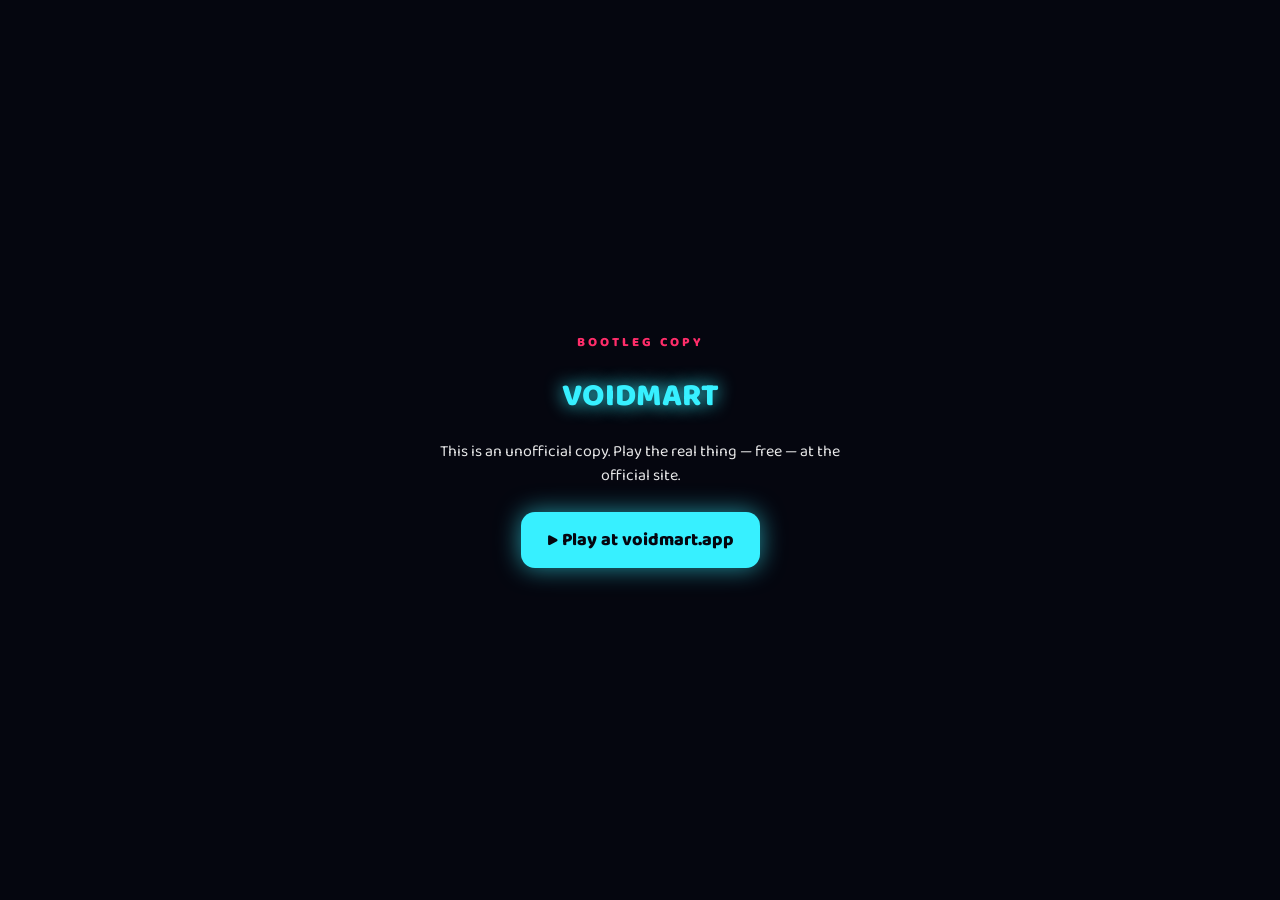
<file: index.html>
<!DOCTYPE html>
<html lang="en">
<head>
<meta charset="UTF-8">
<meta name="viewport" content="width=device-width, initial-scale=1.0">
<title>VOIDMART — Everything Must Go. Into the Void.</title>
<meta name="theme-color" content="#ff6a13">
<link rel="canonical" href="https://voidmart.app/Voidmart.html">
<link rel="manifest" href="manifest.webmanifest">
<link rel="icon" type="image/png" sizes="192x192" href="icons/voidmart-icon-192.png">
<meta http-equiv="refresh" content="0; url=./Voidmart.html">
<script>location.replace("./Voidmart.html" + location.search + location.hash);</script>
<style>
  html,body{margin:0;height:100%;background:#05050f;color:#ff6a13;
    font-family:system-ui,-apple-system,Segoe UI,Roboto,sans-serif;
    display:flex;align-items:center;justify-content:center;text-align:center}
  a{color:#ff6a13}
</style>
</head>
<body>
  <p>Loading VOIDMART… <a href="./Voidmart.html">Enter the void →</a></p>
</body>
</html>
</file>
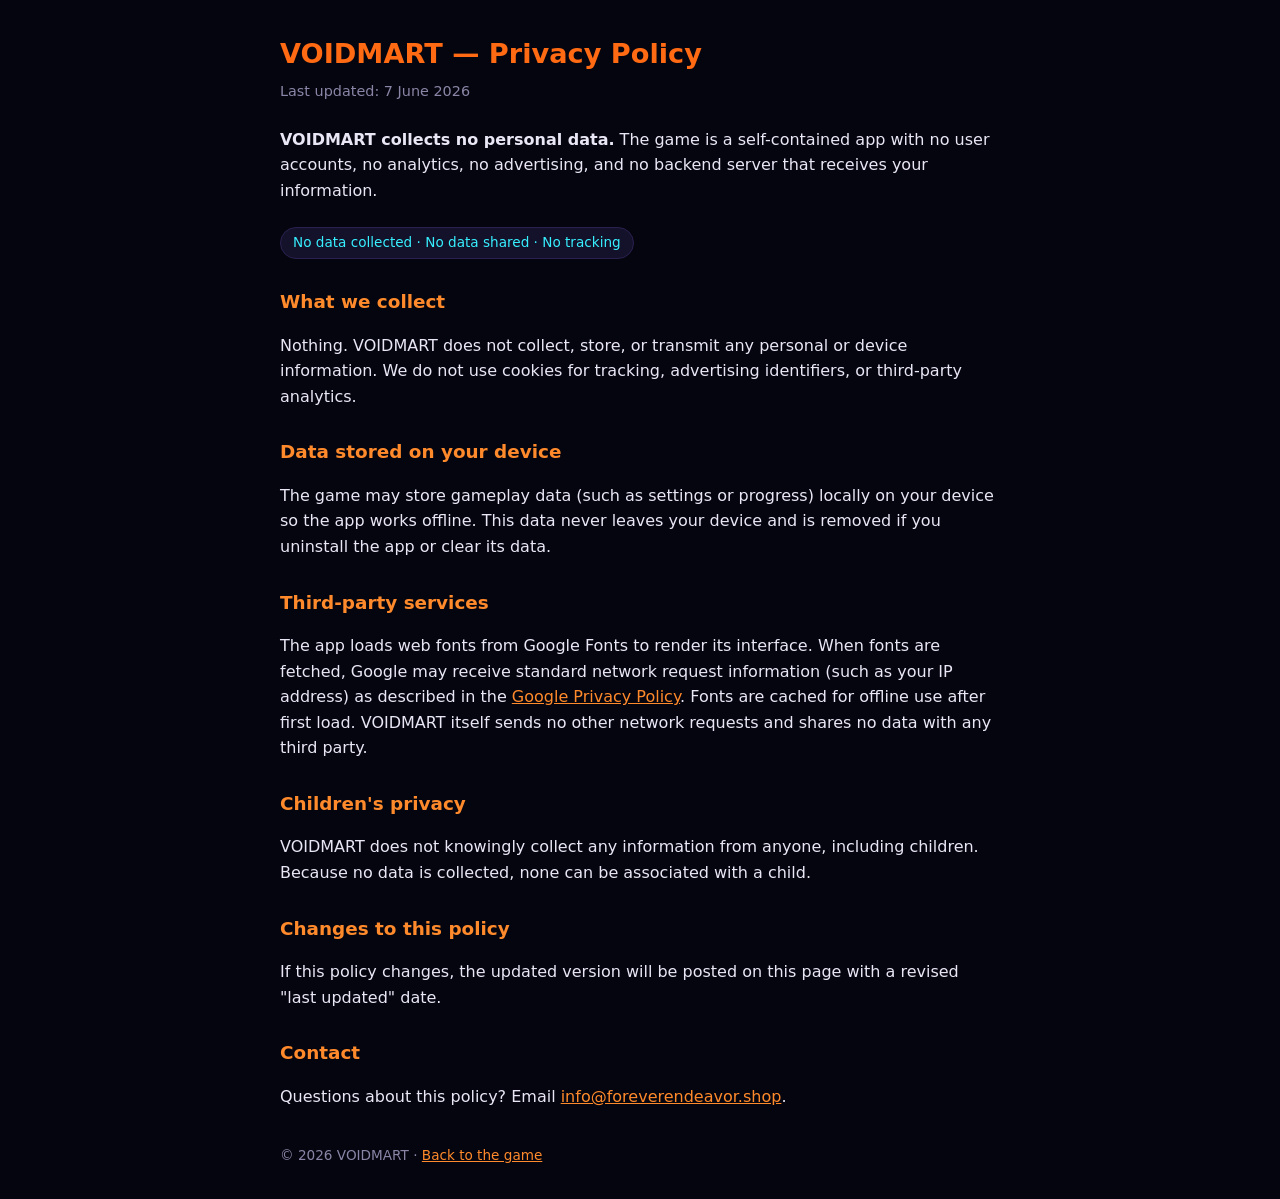
<file: privacy/index.html>
<!DOCTYPE html>
<html lang="en">
<head>
<meta charset="UTF-8">
<meta name="viewport" content="width=device-width, initial-scale=1.0">
<title>VOIDMART — Privacy Policy</title>
<meta name="theme-color" content="#05050f">
<link rel="icon" type="image/png" sizes="192x192" href="/icons/voidmart-icon-192.png">
<style>
  :root{color-scheme:dark}
  body{margin:0;background:#05050f;color:#e9e6f5;
    font-family:system-ui,-apple-system,"Segoe UI",Roboto,sans-serif;
    line-height:1.6;padding:32px 20px;}
  main{max-width:720px;margin:0 auto;}
  h1{color:#ff6a13;font-size:1.7rem;margin:0 0 4px;}
  h2{color:#ff8a2b;font-size:1.15rem;margin:28px 0 8px;}
  a{color:#ff8a2b;}
  .meta{color:#8a85a6;font-size:.9rem;margin-bottom:24px;}
  .pill{display:inline-block;background:#14112a;border:1px solid #2a2150;
    border-radius:99px;padding:4px 12px;color:#37f0ff;font-size:.85rem;margin-top:8px;}
  footer{margin-top:36px;color:#8a85a6;font-size:.85rem;}
</style>
</head>
<body>
<main>
  <h1>VOIDMART — Privacy Policy</h1>
  <div class="meta">Last updated: 7 June 2026</div>

  <p><strong>VOIDMART collects no personal data.</strong> The game is a
  self-contained app with no user accounts, no analytics, no advertising,
  and no backend server that receives your information.</p>
  <span class="pill">No data collected · No data shared · No tracking</span>

  <h2>What we collect</h2>
  <p>Nothing. VOIDMART does not collect, store, or transmit any personal or
  device information. We do not use cookies for tracking, advertising
  identifiers, or third-party analytics.</p>

  <h2>Data stored on your device</h2>
  <p>The game may store gameplay data (such as settings or progress) locally
  on your device so the app works offline. This data never leaves your device
  and is removed if you uninstall the app or clear its data.</p>

  <h2>Third-party services</h2>
  <p>The app loads web fonts from Google Fonts to render its interface. When
  fonts are fetched, Google may receive standard network request information
  (such as your IP address) as described in the
  <a href="https://policies.google.com/privacy">Google Privacy Policy</a>.
  Fonts are cached for offline use after first load. VOIDMART itself sends no
  other network requests and shares no data with any third party.</p>

  <h2>Children's privacy</h2>
  <p>VOIDMART does not knowingly collect any information from anyone, including
  children. Because no data is collected, none can be associated with a child.</p>

  <h2>Changes to this policy</h2>
  <p>If this policy changes, the updated version will be posted on this page
  with a revised "last updated" date.</p>

  <h2>Contact</h2>
  <p>Questions about this policy? Email
  <a href="mailto:info@foreverendeavor.shop">info@foreverendeavor.shop</a>.</p>

  <footer>
    © 2026 VOIDMART · <a href="/">Back to the game</a>
  </footer>
</main>
</body>
</html>
</file>
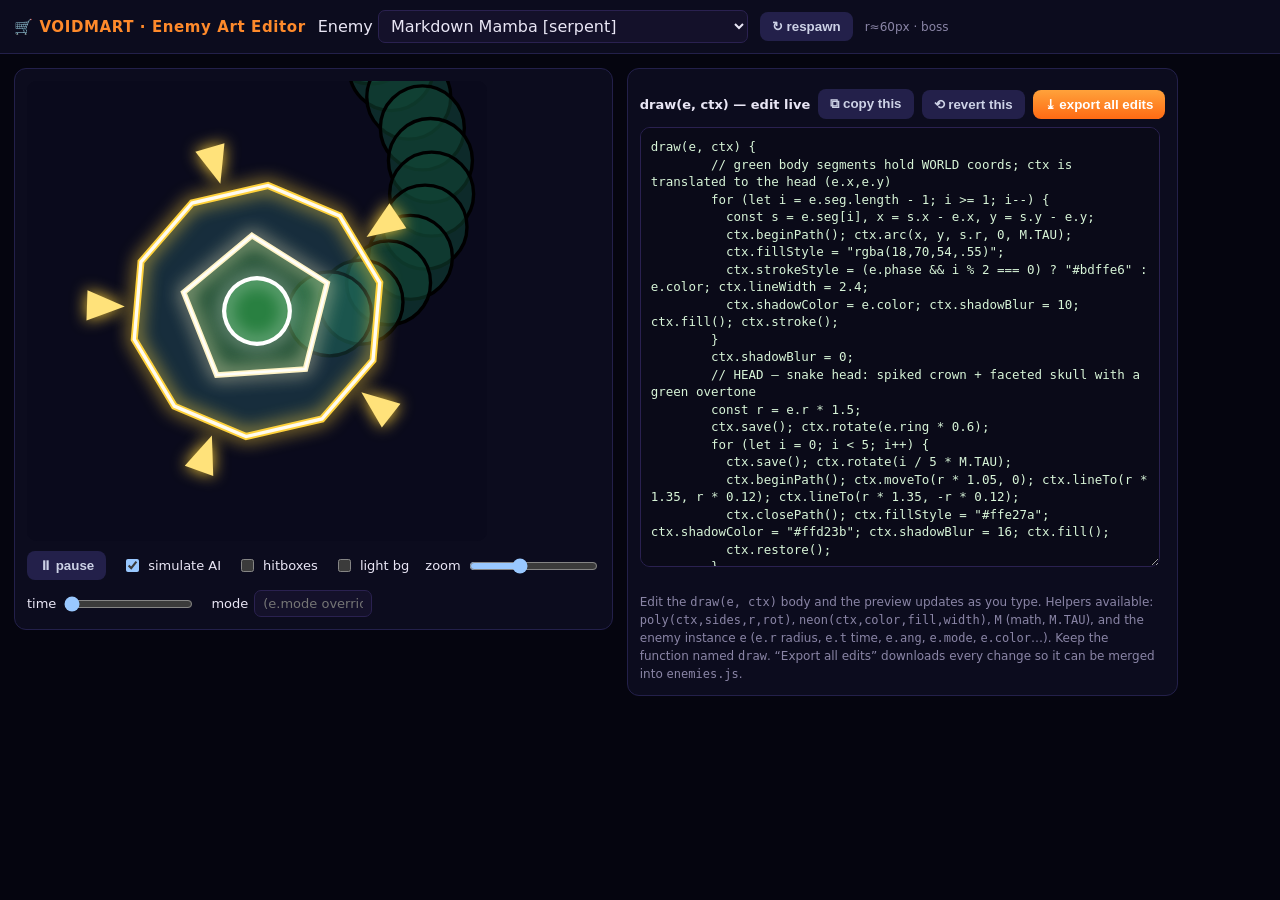
<file: editor.html>
<!DOCTYPE html>
<html lang="en">
<head>
<meta charset="UTF-8">
<meta name="viewport" content="width=device-width, initial-scale=1.0">
<title>VOIDMART — Enemy Art Editor</title>
<style>
  :root{color-scheme:dark}
  *{box-sizing:border-box}
  body{margin:0;background:#05050f;color:#e9e6f5;font-family:system-ui,-apple-system,"Segoe UI",Roboto,sans-serif;}
  header{padding:10px 14px;background:#0c0c1e;border-bottom:1px solid #23204a;display:flex;gap:12px;align-items:center;flex-wrap:wrap}
  header h1{font-size:15px;margin:0;color:#ff8a2b;letter-spacing:.04em}
  .wrap{display:flex;gap:14px;padding:14px;align-items:flex-start;flex-wrap:wrap}
  .pane{background:#0c0c1e;border:1px solid #23204a;border-radius:12px;padding:12px}
  canvas{background:#0a0a1c;border-radius:10px;display:block}
  .controls{display:flex;flex-wrap:wrap;gap:10px 16px;align-items:center;margin-top:10px;font-size:13px}
  .controls label{display:flex;gap:6px;align-items:center;white-space:nowrap}
  select,input[type=text]{background:#14112a;color:#e9e6f5;border:1px solid #2a2150;border-radius:7px;padding:5px 8px;font:inherit}
  input[type=range]{vertical-align:middle}
  button{background:linear-gradient(180deg,#ffa23b,#ff6a13);color:#fff;border:none;border-radius:8px;padding:7px 12px;font-weight:700;cursor:pointer}
  button.alt{background:#23204a;color:#cdd2e6}
  textarea{width:520px;max-width:90vw;height:440px;background:#0a0a18;color:#d8f5d8;border:1px solid #2a2150;border-radius:10px;
    padding:10px;font-family:"Space Mono",ui-monospace,Consolas,monospace;font-size:12.5px;line-height:1.4;resize:both;tab-size:2}
  .err{color:#ff6a7a;font-size:12px;min-height:16px;margin-top:6px;font-family:ui-monospace,monospace}
  .hint{color:#8a85a6;font-size:12px;line-height:1.5;max-width:520px}
  .row{display:flex;gap:8px;align-items:center;margin-top:8px;flex-wrap:wrap}
</style>
</head>
<body>
<header>
  <h1>🛒 VOIDMART · Enemy Art Editor</h1>
  <label>Enemy <select id="enemy"></select></label>
  <button id="respawn" class="alt">↻ respawn</button>
  <span class="hint" id="meta"></span>
</header>

<div class="wrap">
  <div class="pane">
    <canvas id="preview" width="460" height="460"></canvas>
    <div class="controls">
      <button id="play" class="alt">⏸ pause</button>
      <label><input type="checkbox" id="sim" checked> simulate AI</label>
      <label><input type="checkbox" id="hit"> hitboxes</label>
      <label><input type="checkbox" id="bg"> light bg</label>
      <label>zoom <input type="range" id="zoom" min="0.4" max="3" step="0.1" value="1.4"></label>
    </div>
    <div class="controls">
      <label>time <input type="range" id="time" min="0" max="8" step="0.02" value="0"></label>
      <label>mode <input type="text" id="mode" placeholder="(e.mode override)" size="10"></label>
    </div>
  </div>

  <div class="pane">
    <div class="row">
      <strong style="font-size:13px">draw(e, ctx) — edit live</strong>
      <button id="copy" class="alt">⧉ copy this</button>
      <button id="reset" class="alt">⟲ revert this</button>
      <button id="export">⤓ export all edits</button>
    </div>
    <div style="margin-top:8px"><textarea id="code" spellcheck="false"></textarea></div>
    <div class="err" id="err"></div>
    <div class="hint">
      Edit the <code>draw(e, ctx)</code> body and the preview updates as you type. Helpers available:
      <code>poly(ctx,sides,r,rot)</code>, <code>neon(ctx,color,fill,width)</code>, <code>M</code> (math, <code>M.TAU</code>), and the
      enemy instance <code>e</code> (<code>e.r</code> radius, <code>e.t</code> time, <code>e.ang</code>, <code>e.mode</code>, <code>e.color</code>…).
      Keep the function named <code>draw</code>. “Export all edits” downloads every change so it can be merged into <code>enemies.js</code>.
    </div>
  </div>
</div>

<script>
function boot(){
  "use strict";
  const TD = window.TD, M = TD.math;
  TD.Screen.unit = 2; TD.Screen.W = 800; TD.Screen.H = 600; TD.Screen.dpr = 1;

  // --- replicate enemies.js draw helpers so edited draws can use them ---
  function poly(ctx, n, r, rot, jitter){
    ctx.beginPath();
    for (let i=0;i<n;i++){ const a=rot+(i/n)*M.TAU, rr=jitter?r*jitter[i%jitter.length]:r,
      x=Math.cos(a)*rr, y=Math.sin(a)*rr; if(i===0)ctx.moveTo(x,y); else ctx.lineTo(x,y); }
    ctx.closePath();
  }
  function neon(ctx, color, fill, w){
    const lw=w||2.4; if(fill){ctx.fillStyle=fill;ctx.fill();}
    ctx.lineWidth=lw+1; ctx.strokeStyle=color; ctx.shadowColor=color; ctx.shadowBlur=18; ctx.stroke();
    ctx.shadowBlur=0; ctx.lineWidth=Math.max(1,lw*0.6); ctx.strokeStyle="rgba(255,255,255,0.92)"; ctx.stroke();
  }

  const cv=document.getElementById('preview'), ctx=cv.getContext('2d');
  const sel=document.getElementById('enemy'), code=document.getElementById('code'), errEl=document.getElementById('err'), meta=document.getElementById('meta');
  const edits={}; let cur=null, playing=true, simulate=true, showHit=false, bgLight=false, zoom=1.4;

  // populate dropdown grouped
  function add(label, keys){ if(!keys.length)return; const og=document.createElement('optgroup'); og.label=label;
    keys.forEach(k=>{ if(!TD.ENEMIES[k])return; const o=document.createElement('option'); o.value=k;
      o.textContent=(TD.ENEMIES[k].name||k)+'  ['+k+']'; og.appendChild(o); }); sel.appendChild(og); }
  const all=Object.keys(TD.ENEMIES);
  const bosses=TD.BOSSES||[], minis=TD.MINIBOSSES||[];
  add('Bosses', bosses);
  add('Minibosses', minis);
  add('Commons', all.filter(k=>bosses.indexOf(k)<0 && minis.indexOf(k)<0));

  function stubGame(){
    const base={ ship:{x:400,y:540,r:13}, enemies:[], enemyShots:[], coins:[], particles:[], projectiles:[],
      lightnings:[], level:10, bossesBeaten:0, difficulty(){return 1;},
      spawnEnemy(){ return {x:0,y:0,r:1,dead:false,vx:0,vy:0}; } };
    return new Proxy(base,{get(t,k){ return (k in t)?t[k]:function(){}; }});
  }
  function buildInstance(type){
    const def=TD.ENEMIES[type];
    const e={type,def,x:400,y:300,vx:0,vy:0,ang:0,dead:false,t:0,hp:1000,maxHp:1000,hpScale:1};
    try{ def.spawn(e); }catch(err){}
    return e;
  }
  function compile(src){
    try{ const fn=eval('({'+src+'}).draw'); if(typeof fn!=='function') throw new Error('expected draw(e, ctx){…}');
      errEl.textContent=''; return fn; }
    catch(err){ errEl.textContent='⚠ '+err.message; return null; }
  }
  function select(type){
    const def=TD.ENEMIES[type];
    cur={ type, e:buildInstance(type), game:stubGame(), fn:null };
    const src=(edits[type]!=null)?edits[type]:def.draw.toString();
    code.value=src; cur.fn=compile(src)||def.draw;
    meta.textContent='r≈'+Math.round(cur.e.r)+'px · '+(def.isBoss?'boss':def.isMini?'miniboss':'common')+(edits[type]!=null?' · (edited)':'');
  }

  sel.addEventListener('change',()=>select(sel.value));
  document.getElementById('respawn').addEventListener('click',()=>{ if(cur){ cur.e=buildInstance(cur.type); cur.game=stubGame(); }});
  code.addEventListener('input',()=>{ if(!cur)return; edits[cur.type]=code.value; const fn=compile(code.value); if(fn)cur.fn=fn; });
  document.getElementById('play').addEventListener('click',(ev)=>{ playing=!playing; ev.target.textContent=playing?'⏸ pause':'▶ play'; });
  document.getElementById('sim').addEventListener('change',e=>simulate=e.target.checked);
  document.getElementById('hit').addEventListener('change',e=>showHit=e.target.checked);
  document.getElementById('bg').addEventListener('change',e=>bgLight=e.target.checked);
  document.getElementById('zoom').addEventListener('input',e=>zoom=+e.target.value);
  document.getElementById('time').addEventListener('input',e=>{ if(cur){ cur.e.t=+e.target.value; }});
  document.getElementById('mode').addEventListener('input',e=>{ if(cur){ cur.e.mode=e.target.value||undefined; }});
  document.getElementById('copy').addEventListener('click',()=>{ navigator.clipboard && navigator.clipboard.writeText(code.value); });
  document.getElementById('reset').addEventListener('click',()=>{ if(!cur)return; delete edits[cur.type]; select(cur.type); });
  document.getElementById('export').addEventListener('click',()=>{
    const keys=Object.keys(edits); if(!keys.length){ alert('No edits yet.'); return; }
    let out='// VOIDMART enemy draw edits — merge each block into its def in src/enemies.js\n\n';
    keys.forEach(k=>{ out+='=== '+k+' ('+((TD.ENEMIES[k]&&TD.ENEMIES[k].name)||k)+') ===\n'+edits[k]+'\n\n'; });
    const blob=new Blob([out],{type:'text/plain'}), a=document.createElement('a');
    a.href=URL.createObjectURL(blob); a.download='voidmart-art-edits.txt'; a.click();
  });

  let last=performance.now();
  function frame(now){
    const dt=Math.min(0.05,(now-last)/1000); last=now;
    if(cur){
      const e=cur.e;
      if(playing){
        if(simulate){ try{ e.def.update(e,cur.game,dt); e.x+=e.vx*dt; e.y+=e.vy*dt; }catch(err){} }
        else { e.t=(e.t||0)+dt; }
      }
      ctx.setTransform(1,0,0,1,0,0);
      ctx.fillStyle=bgLight?'#23232e':'#0a0a1c'; ctx.fillRect(0,0,cv.width,cv.height);
      ctx.save(); ctx.translate(cv.width/2, cv.height/2); ctx.scale(zoom,zoom);
      try{ cur.fn(e,ctx); }catch(err){ errEl.textContent='⚠ runtime: '+err.message; }
      if(showHit){ ctx.save(); ctx.lineWidth=1/zoom; ctx.strokeStyle='rgba(255,90,90,.85)';
        ctx.beginPath(); ctx.arc(0,0,e.r,0,M.TAU); ctx.stroke();
        if(e.parts) for(const p of e.parts){ ctx.beginPath(); ctx.arc(p.x-e.x,p.y-e.y,p.r,0,M.TAU); ctx.stroke(); }
        ctx.restore(); }
      ctx.restore();
    }
    requestAnimationFrame(frame);
  }
  document.getElementById('play').textContent='⏸ pause';
  select(sel.value); requestAnimationFrame(frame);
}
// Load core.js + enemies.js FRESH every open (unique query bypasses the service-worker cache),
// so the editor always reflects the latest deployed art.
(function(){
  const v = '?fresh=' + Date.now();
  function load(src, cb){ const s = document.createElement('script'); s.src = src; s.onload = cb;
    s.onerror = function(){ document.body.innerHTML = '<p style="color:#f88;padding:24px">Failed to load ' + src + '</p>'; };
    document.head.appendChild(s); }
  load('src/core.js' + v, function(){ load('src/enemies.js' + v, boot); });
})();
</script>
</body>
</html>
</file>
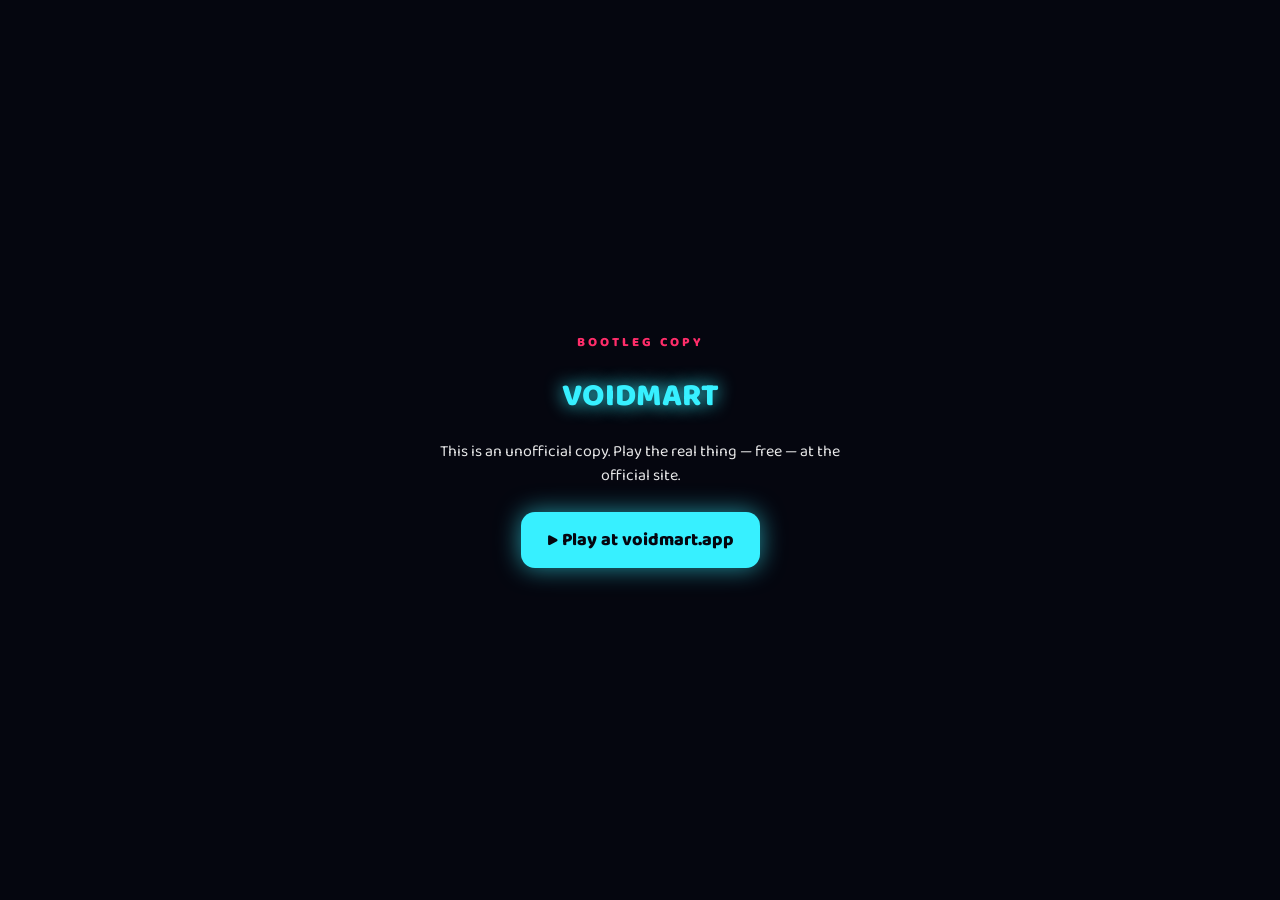
<file: Voidmart.html>
<!DOCTYPE html>
<html lang="en">
<head>
<meta charset="UTF-8">
<meta name="viewport" content="width=device-width, initial-scale=1.0, maximum-scale=1.0, user-scalable=no, viewport-fit=cover">
<title>VOIDMART — Everything Must Go. Into the Void.</title>
<meta name="theme-color" content="#ff6a13">
<meta name="mobile-web-app-capable" content="yes">
<meta name="apple-mobile-web-app-capable" content="yes">
<meta name="apple-mobile-web-app-status-bar-style" content="black-translucent">
<meta name="apple-mobile-web-app-title" content="VOIDMART">
<link rel="manifest" href="manifest.webmanifest">
<link rel="icon" type="image/png" sizes="192x192" href="icons/voidmart-icon-192.png">
<link rel="icon" type="image/png" sizes="512x512" href="icons/voidmart-icon-512.png">
<link rel="apple-touch-icon" href="icons/voidmart-icon-192.png">
<link rel="preconnect" href="https://fonts.googleapis.com">
<link rel="preconnect" href="https://fonts.gstatic.com" crossorigin>
<link href="https://fonts.googleapis.com/css2?family=Baloo+2:wght@500;600;700;800&family=Nunito:ital,wght@0,400;0,600;0,700;0,800;0,900;1,700&family=Orbitron:wght@700;800;900&family=Space+Mono:wght@400;700&display=swap" rel="stylesheet">
<link rel="stylesheet" href="src/styles.css">
</head>
<body>
  <div id="app">
    <canvas id="game"></canvas>

    <!-- In-game HUD (DOM overlay) -->
    <div id="hud" class="hidden" aria-hidden="true">
      <div class="hud-top">
        <div class="hud-left">
          <div class="bar-stack">
            <div class="bar hull"><div class="bar-fill" id="hullFill"></div><span class="bar-label" id="hullLabel">HULL</span></div>
            <div class="bar shield"><div class="bar-fill" id="shieldFill"></div><span class="bar-label" id="shieldLabel">FIELD</span></div>
          </div>
        </div>
        <div class="hud-right">
          <div class="score-box">
            <div class="score-num" id="scoreNum">0</div>
            <div class="score-cap">SAVINGS</div>
          </div>
          <div class="wave-pill" id="wavePill">DAY 1</div>
        </div>
      </div>
      <div class="cart-row">
        <div class="cart-icon">🛒</div>
        <div class="cart-bar"><div class="cart-fill" id="cartFill"></div><span class="cart-text" id="cartText">LVL 1</span></div>
        <div class="coin-count"><span id="coinNum">0</span> 🪙</div>
      </div>
    </div>

    <!-- Boss banner -->
    <div id="bossBanner" class="hidden"></div>

    <!-- Toast / pickup feed -->
    <div id="toasts"></div>

    <!-- START SCREEN -->
    <div id="startScreen" class="screen">
      <div class="phone-frame">
        <div class="app-badge">
          <div class="app-icon">🛸</div>
        </div>
        <div class="publisher">FOREVER&nbsp;ENDEAVOR</div>
        <h1 class="logo">VOID<span>MART</span></h1>
        <p class="tagline">Everything must go. <br>Into the void.™</p>
        <div class="rating-row">
          <span class="stars">★★★★★★★★★★★</span>
          <span class="rating-meta">11.0 · 5,000,000,000,000 installs</span>
        </div>
        <ul class="bullets">
          <li><span class="b-ico">🚀</span><span class="b-txt">Touch &amp; hold <b>anywhere</b> to fly. Guns are automatic.</span></li>
          <li><span class="b-ico">🪙</span><span class="b-txt">Vacuum up coins. Fill your cart to <b>level up</b>.</span></li>
          <li><span class="b-ico">🎁</span><span class="b-txt">Checkout = pick a <b>FREE</b> knock-off upgrade.</span></li>
          <li><span class="b-ico">💥</span><span class="b-txt">Survive the daily deals. They bite.</span></li>
        </ul>
        <button class="big-cta" id="playBtn">▶  SHOP NOW</button>
        <div class="legal">Not affiliated with anything. Ships from a warehouse in the asteroid belt. No refunds in the vacuum of space.</div>
      </div>
    </div>

    <!-- SHOP / LEVEL-UP OVERLAY -->
    <div id="shopScreen" class="screen hidden">
      <div class="shop-sheet">
        <div class="shop-head">
          <div class="flash">⚡ FLASH SALE · <span id="flashTimer">00:09</span> left</div>
          <h2 class="shop-title">🎁 Congrats! You unlocked a <b>FREE GIFT</b></h2>
          <p class="shop-sub">Add <b>1</b> item to cart. Limit one per checkout. While supplies last.</p>
        </div>
        <div class="shop-cards" id="shopCards"></div>
        <div class="shop-foot">
          <button class="reroll-btn" id="rerollBtn">🔄 See other deals <span class="reroll-count" id="rerollCount">×2</span></button>
          <div class="ship-note">🚚 Free shipping · Delivered to your hull instantly</div>
        </div>
      </div>
    </div>

    <!-- GAME OVER -->
    <div id="overScreen" class="screen hidden">
      <div class="phone-frame over">
        <div class="over-stamp">CART ABANDONED</div>
        <h1 class="over-title">📦 Order Cancelled</h1>
        <p class="over-sub" id="overReason">Your hull was returned to sender.</p>
        <div class="receipt" id="receipt"></div>
        <button class="big-cta" id="retryBtn">🔁 RE-ORDER (PLAY AGAIN)</button>
        <div class="legal" id="overTip"></div>
      </div>
    </div>

    <!-- PRIZE WHEEL OVERLAY -->
    <div id="wheelScreen" class="screen hidden">
      <canvas id="wheelHyper" class="wheel-hyper" aria-hidden="true"></canvas>
      <div class="wheel-brand" id="wheelBrand" aria-hidden="true">
        <div class="wb-logo">VOID<span>MART</span></div>
        <div class="wb-sub">Everything must go. Into the void.™</div>
      </div>
      <div class="wheel-sheet">
        <div class="wheel-head">
          <div class="flash" id="wheelKicker">🎁 BOSS REWARD · MEMBERS-ONLY</div>
          <h2 class="shop-title" id="wheelTitle">🎡 Spin the <b>Prize Wheel</b>!</h2>
          <p class="shop-sub" id="wheelSub">One <b>FREE</b> power, guaranteed. These <b>stack forever</b>.</p>
        </div>
        <div class="wheel-track" id="wheelTrack"></div>
        <div class="wheel-foot">
          <button class="big-cta wheel-spin" id="spinBtn">🎡  SPIN TO WIN</button>
          <button class="wheel-skip hidden" id="wheelSkipBtn">Play with the free Store Brand hull →</button>
        </div>
      </div>
    </div>

    <!-- Pause + mute buttons -->
    <button id="pauseBtn" class="hidden">II</button>
    <button id="muteBtn" class="hidden">🔊</button>
  </div>

  <script src="src/core.js"></script>
  <script src="src/billing.js"></script>
  <script src="src/audio.js"></script>
  <script src="src/weapons.js"></script>
  <script src="src/enemies.js"></script>
  <script src="src/upgrades.js"></script>
  <script src="src/prizes.js"></script>
  <script src="src/bodies.js"></script>
  <script src="src/achievements.js"></script>
  <script src="src/game.js"></script>
  <script src="src/ui.js"></script>
  <script src="src/main.js"></script>
</body>
</html>
</file>
<file: src/styles.css>
/* ============================================================
   VOIDMART — styles
   Bright knock-off shopping-app chrome over a dark neon game.
   ============================================================ */
:root{
  --orange:#ff6a13;
  --orange-2:#ff8a2b;
  --red:#ff2d4f;
  --pink:#ff3d8b;
  --green:#19c37d;
  --yellow:#ffc223;
  --ink:#1a1430;
  --ink-2:#2a2150;
  --paper:#fff7ef;
  --card:#ffffff;
  --space:#070713;
  --cyan:#37f0ff;
  --muted:#8a85a6;
  --shadow:0 10px 30px rgba(0,0,0,.28);
  --safe-t:env(safe-area-inset-top,0px);
  --safe-b:env(safe-area-inset-bottom,0px);
  --safe-l:env(safe-area-inset-left,0px);
  --safe-r:env(safe-area-inset-right,0px);
}
*{margin:0;padding:0;box-sizing:border-box;-webkit-tap-highlight-color:transparent;}
html,body{height:100%;overflow:hidden;background:var(--space);}
body{
  font-family:"Nunito",system-ui,sans-serif;
  color:var(--ink);
  position:fixed;inset:0;
  touch-action:none;user-select:none;-webkit-user-select:none;
  overscroll-behavior:none;
}
#app{position:fixed;inset:0;overflow:hidden;}
canvas#game{position:absolute;inset:0;width:100%;height:100%;display:block;touch-action:none;}
.hidden{display:none !important;}

/* ===================== HUD ===================== */
#hud{
  position:absolute;left:0;right:0;top:0;
  padding:calc(var(--safe-t) + 10px) calc(var(--safe-r) + 12px) 0 calc(var(--safe-l) + 12px);
  pointer-events:none;z-index:20;
  display:flex;flex-direction:column;gap:8px;
}
.hud-top{display:flex;justify-content:space-between;align-items:flex-start;gap:10px;}
.hud-left{flex:1;min-width:0;max-width:min(58%,360px);}
.bar-stack{display:flex;flex-direction:column;gap:6px;}
.bar{
  position:relative;height:clamp(15px,4.6vw,22px);border-radius:99px;
  background:rgba(8,8,22,.62);border:2px solid rgba(255,255,255,.16);
  overflow:hidden;box-shadow:0 2px 10px rgba(0,0,0,.35);backdrop-filter:blur(3px);
}
.bar-fill{position:absolute;inset:0;width:100%;transform-origin:left;border-radius:99px;transition:width .12s linear;}
.bar.hull .bar-fill{background:linear-gradient(90deg,#ff4d6d,#ff8a2b);}
.bar.shield .bar-fill{background:linear-gradient(90deg,#37f0ff,#5b8cff);}
.bar-label{
  position:absolute;left:10px;top:50%;transform:translateY(-50%);
  font-family:"Space Mono",monospace;font-size:clamp(9px,2.7vw,12px);font-weight:700;
  color:#fff;text-shadow:0 1px 2px rgba(0,0,0,.6);letter-spacing:.04em;mix-blend-mode:normal;
}
.hud-right{display:flex;flex-direction:column;align-items:flex-end;gap:6px;}
.score-box{
  background:linear-gradient(180deg,#fff,#fff2e3);border:2px solid var(--orange);
  border-radius:14px;padding:3px 12px 4px;text-align:center;box-shadow:var(--shadow);min-width:78px;
}
.score-num{font-family:"Space Mono",monospace;font-weight:700;font-size:clamp(16px,5vw,24px);color:var(--orange);line-height:1;}
.score-cap{font-size:9px;font-weight:800;letter-spacing:.14em;color:#c06a2a;}
.wave-pill{
  background:var(--ink);color:#fff;font-weight:900;font-size:clamp(10px,3vw,13px);
  padding:4px 11px;border-radius:99px;letter-spacing:.06em;box-shadow:var(--shadow);
  border:2px solid rgba(255,255,255,.18);
}
.cart-row{display:flex;align-items:center;gap:8px;max-width:520px;}
.cart-icon{font-size:clamp(15px,4.6vw,20px);filter:drop-shadow(0 2px 3px rgba(0,0,0,.5));}
.cart-bar{
  position:relative;flex:1;height:clamp(14px,4vw,20px);border-radius:99px;
  background:rgba(8,8,22,.62);border:2px solid rgba(255,255,255,.16);overflow:hidden;backdrop-filter:blur(3px);
}
.cart-fill{position:absolute;inset:0;width:0;background:linear-gradient(90deg,var(--yellow),var(--green));border-radius:99px;transition:width .18s ease;}
.cart-text{
  position:absolute;left:50%;top:50%;transform:translate(-50%,-50%);
  font-family:"Space Mono",monospace;font-weight:700;font-size:clamp(9px,2.7vw,12px);
  color:#fff;text-shadow:0 1px 2px rgba(0,0,0,.7);letter-spacing:.05em;
}
.coin-count{
  font-family:"Space Mono",monospace;font-weight:700;font-size:clamp(11px,3.2vw,15px);
  color:var(--yellow);text-shadow:0 1px 3px rgba(0,0,0,.6);white-space:nowrap;
}

/* Pause button */
#pauseBtn,#muteBtn{
  position:absolute;z-index:21;right:calc(var(--safe-r) + 12px);
  width:46px;height:46px;border-radius:50%;border:2px solid rgba(255,255,255,.25);
  background:rgba(20,16,40,.6);color:#fff;font-family:"Nunito",system-ui,sans-serif;font-weight:700;
  font-size:16px;letter-spacing:1px;backdrop-filter:blur(4px);cursor:pointer;
}
#pauseBtn{bottom:calc(var(--safe-b) + 14px);}
#muteBtn{bottom:calc(var(--safe-b) + 68px);font-size:18px;}

/* Boss banner */
#bossBanner{
  position:absolute;top:18%;left:50%;transform:translateX(-50%);z-index:22;
  background:linear-gradient(180deg,var(--red),#b3001f);color:#fff;text-align:center;
  padding:10px 22px;border-radius:16px;border:3px solid #fff;box-shadow:0 12px 40px rgba(255,45,79,.5);
  font-family:"Baloo 2",sans-serif;font-weight:800;pointer-events:none;
  animation:bossPop .5s cubic-bezier(.2,1.4,.4,1) both;max-width:90vw;
}
#bossBanner .bb-big{font-size:clamp(18px,6vw,30px);line-height:1.05;}
#bossBanner .bb-small{font-size:clamp(10px,3vw,13px);font-weight:700;opacity:.95;letter-spacing:.04em;}
@keyframes bossPop{from{opacity:0;transform:translateX(-50%) scale(.6);}to{opacity:1;transform:translateX(-50%) scale(1);}}

/* Toasts (pickup / event feed) */
#toasts{
  position:absolute;left:50%;top:46%;transform:translateX(-50%);z-index:60;
  display:flex;flex-direction:column;align-items:center;gap:6px;pointer-events:none;
}
.toast{
  font-family:"Orbitron","Baloo 2",sans-serif;font-weight:800;color:#fff;
  font-size:clamp(17px,4.6vw,27px);letter-spacing:.04em;white-space:nowrap;text-align:center;
  text-shadow:0 0 4px rgba(0,0,0,.95), 0 2px 5px rgba(0,0,0,.85), 0 0 12px rgba(255,255,255,.3);
  animation:toastUp 1.1s ease forwards;
}
.toast.good{color:#8affc0;text-shadow:0 0 4px rgba(0,0,0,.95), 0 2px 5px rgba(0,0,0,.85), 0 0 14px rgba(25,195,125,.65);}
.toast.bad{color:#ff8090;text-shadow:0 0 4px rgba(0,0,0,.95), 0 2px 5px rgba(0,0,0,.85), 0 0 14px rgba(255,45,79,.65);}
.toast.wrap{white-space:normal;max-width:min(88vw,460px);line-height:1.25;font-size:clamp(13px,3.4vw,18px);}
@keyframes toastUp{0%{opacity:0;transform:translateY(10px) scale(.8);}15%{opacity:1;transform:translateY(0) scale(1);}80%{opacity:1;}100%{opacity:0;transform:translateY(-26px) scale(.95);}}

/* ===================== Full-screen screens ===================== */
.screen{
  position:absolute;inset:0;z-index:40;display:flex;align-items:center;justify-content:center;
  padding:calc(var(--safe-t) + 14px) 14px calc(var(--safe-b) + 14px);
  background:radial-gradient(120% 90% at 50% 0%,rgba(255,106,19,.18),rgba(7,7,19,.86) 60%,rgba(7,7,19,.96));
  backdrop-filter:blur(2px);overflow-y:auto;
}

/* phone-frame card used for start + game over */
.phone-frame{
  width:min(440px,94vw);background:var(--paper);border-radius:30px;
  box-shadow:0 24px 80px rgba(0,0,0,.55),0 0 0 6px rgba(255,255,255,.06);
  padding:26px 22px 22px;text-align:center;position:relative;
  border:3px solid #fff;
}
.app-badge{display:flex;justify-content:center;margin-bottom:8px;}
.app-icon{
  width:74px;height:74px;border-radius:20px;background:linear-gradient(150deg,var(--orange),var(--red));
  display:flex;align-items:center;justify-content:center;font-size:40px;
  box-shadow:0 10px 24px rgba(255,45,79,.4);transform:rotate(-4deg);
}
.publisher{
  font-family:"Baloo 2",sans-serif;font-weight:800;
  font-size:clamp(10px,3vw,13px);letter-spacing:.32em;margin:0 0 2px 0.32em;
  text-align:center;white-space:nowrap;
  background:linear-gradient(90deg,#ff3b3b,#ff9d00,#ffe000,#23d160,#00c2ff,#7a5cff,#ff4fd8,#ff3b3b);
  background-size:200% auto;
  -webkit-background-clip:text;background-clip:text;
  -webkit-text-fill-color:transparent;color:transparent;
  animation:publisherHue 6s linear infinite;
}
@keyframes publisherHue{to{background-position:200% center;}}
.logo{
  font-family:"Baloo 2",sans-serif;font-weight:800;font-size:clamp(34px,11vw,52px);
  line-height:.9;color:var(--orange);letter-spacing:-.02em;margin-top:4px;
  text-shadow:2px 2px 0 #ffd9b8;
}
.logo span{display:block;color:var(--ink);-webkit-text-stroke:0;text-shadow:2px 2px 0 #d9d2ee;}
.tagline{font-weight:800;color:#7a5a3a;margin:10px 0 12px;font-size:clamp(13px,3.8vw,16px);line-height:1.25;}
.rating-row{display:flex;align-items:center;justify-content:center;gap:8px;flex-wrap:nowrap;margin-bottom:14px;max-width:100%;}
.stars{color:var(--yellow);font-size:clamp(12px,3.4vw,18px);letter-spacing:1px;text-shadow:0 1px 0 #c98a00;white-space:nowrap;flex-shrink:1;min-width:0;overflow:hidden;}
.rating-meta{font-size:clamp(10px,2.8vw,12px);color:var(--muted);font-weight:700;white-space:nowrap;flex-shrink:0;}
.rating-meta b{color:var(--green);}
.bullets{list-style:none;text-align:left;display:flex;flex-direction:column;gap:9px;margin:6px 4px 18px;}
.bullets li{display:flex;gap:10px;align-items:flex-start;font-size:clamp(12.5px,3.6vw,15px);font-weight:700;color:#4a3f5c;line-height:1.3;}
.bullets li .b-ico{font-size:18px;flex-shrink:0;line-height:1.25;}
.bullets li .b-txt{flex:1;min-width:0;overflow-wrap:anywhere;}
.bullets li b{color:var(--orange);}
.big-cta{
  width:100%;border:none;border-radius:18px;cursor:pointer;
  background:linear-gradient(180deg,var(--orange-2),var(--orange));color:#fff;
  font-family:"Baloo 2",sans-serif;font-weight:800;font-size:clamp(17px,5vw,22px);
  padding:15px;box-shadow:0 8px 0 #c2470a,0 14px 26px rgba(255,106,19,.4);
  letter-spacing:.02em;transition:transform .08s,box-shadow .08s;
}
.big-cta:active{transform:translateY(5px);box-shadow:0 3px 0 #c2470a,0 8px 14px rgba(255,106,19,.4);}
.legal{font-size:10.5px;color:#a99fbf;margin-top:14px;line-height:1.4;font-weight:600;}

/* Game over specifics */
.phone-frame.over{background:#fff;}
.over-stamp{
  position:absolute;top:16px;right:-6px;transform:rotate(9deg);
  background:var(--red);color:#fff;font-family:"Baloo 2";font-weight:800;
  padding:5px 16px;border-radius:8px;font-size:13px;letter-spacing:.06em;
  box-shadow:0 6px 14px rgba(255,45,79,.45);border:2px dashed #fff;
}
.over-title{font-family:"Baloo 2";font-weight:800;font-size:clamp(26px,8vw,38px);color:var(--ink);margin:10px 0 4px;}
.over-sub{font-weight:700;color:#7a5a3a;font-size:clamp(13px,3.8vw,16px);margin-bottom:14px;}
.receipt{
  background:repeating-linear-gradient(180deg,#fff,#fff 26px,#faf3ea 26px,#faf3ea 27px);
  border:2px dashed #d8cdbb;border-radius:12px;padding:14px 16px;text-align:left;
  font-family:"Space Mono",monospace;font-size:13px;color:#42384f;margin-bottom:18px;
}
.receipt .r-row{display:flex;justify-content:space-between;gap:12px;padding:2px 0;}
.receipt .r-row b{font-weight:700;}
.receipt .r-tot{border-top:2px solid #d8cdbb;margin-top:8px;padding-top:8px;font-weight:700;color:var(--orange);font-size:15px;}

/* ===================== SHOP SHEET ===================== */
#shopScreen{align-items:flex-end;padding:0;background:rgba(7,7,19,.55);backdrop-filter:blur(4px);}
.shop-sheet{
  width:100%;max-width:760px;margin:0 auto;background:var(--paper);
  border-radius:26px 26px 0 0;box-shadow:0 -16px 60px rgba(0,0,0,.5);
  padding:16px 14px calc(var(--safe-b) + 16px);max-height:94vh;display:flex;flex-direction:column;
  border-top:4px solid var(--orange);animation:sheetUp .34s cubic-bezier(.2,1.1,.3,1) both;
}
@keyframes sheetUp{from{transform:translateY(60px);opacity:.4;}to{transform:translateY(0);opacity:1;}}
.shop-head{text-align:center;flex-shrink:0;}
.flash{
  display:inline-block;background:#fff0d6;color:#c2470a;font-weight:900;font-size:12px;
  padding:4px 12px;border-radius:99px;border:1.5px solid var(--orange);margin-bottom:6px;letter-spacing:.02em;
}
.flash span{font-family:"Space Mono",monospace;}
.shop-title{font-family:"Baloo 2";font-weight:800;font-size:clamp(18px,5.2vw,26px);color:var(--ink);line-height:1.05;}
.shop-title b{color:var(--green);}
.shop-sub{font-size:clamp(11.5px,3.3vw,14px);font-weight:700;color:#8a6a4a;margin:4px 0 12px;}
.shop-sub b{color:var(--orange);}
.shop-cards{
  display:grid;grid-template-columns:repeat(auto-fit,minmax(168px,1fr));gap:10px;overflow-y:auto;padding:2px;
  flex:1;min-height:0;
}
/* below ~520px the cards switch to a compact horizontal row */
@media (max-width:520px){.shop-cards{grid-template-columns:1fr;gap:9px;}}
.deal{
  background:var(--card);border-radius:16px;border:2px solid #eadfd0;cursor:pointer;
  padding:11px;display:flex;flex-direction:column;gap:7px;position:relative;text-align:left;
  box-shadow:0 4px 14px rgba(0,0,0,.07);transition:transform .1s,box-shadow .1s,border-color .1s;
  overflow:hidden;min-width:0;
}
.deal>div{min-width:0;}
@media (max-width:520px){.deal{flex-direction:row;align-items:center;}}
.deal:active{transform:scale(.97);}
.deal.r-common{border-color:#d9cff0;}
.deal.r-rare{border-color:#37b6ff;box-shadow:0 4px 18px rgba(55,182,255,.22);}
.deal.r-epic{border-color:var(--pink);box-shadow:0 4px 20px rgba(255,61,139,.26);}
.deal.r-legendary{border-color:var(--yellow);box-shadow:0 4px 22px rgba(255,194,35,.4);background:linear-gradient(180deg,#fffdf5,#fff6e0);}
.deal-tag{
  position:absolute;top:0;right:0;font-size:9px;font-weight:900;letter-spacing:.06em;color:#fff;
  padding:3px 8px;border-radius:0 14px 0 10px;
}
.r-common .deal-tag{background:#9b8fc0;}
.r-rare .deal-tag{background:#37b6ff;}
.r-epic .deal-tag{background:var(--pink);}
.r-legendary .deal-tag{background:linear-gradient(90deg,#ff9d00,var(--yellow));color:#5a3a00;}
.deal-thumb{
  width:100%;aspect-ratio:1.4/1;border-radius:11px;display:flex;align-items:center;justify-content:center;
  font-size:clamp(30px,9vw,42px);flex-shrink:0;position:relative;overflow:hidden;
  background:radial-gradient(circle at 50% 35%,#241a44,#0c0a1c);border:1.5px solid rgba(255,255,255,.08);
}
@media (max-width:520px){.deal-thumb{width:78px;height:64px;aspect-ratio:auto;}}
/* slot-machine reel feedback */
.deal.reeling .deal-thumb span{filter:blur(0.7px) drop-shadow(0 0 10px rgba(255,255,255,.45));}
.deal.reel-land{animation:dealLand .26s ease;}
@keyframes dealLand{0%{transform:scale(1.07);}60%{transform:scale(.98);}100%{transform:scale(1);}}
.deal-dept{font-size:clamp(9px,2.6vw,10px);font-weight:900;letter-spacing:.06em;color:var(--orange);text-transform:uppercase;overflow-wrap:anywhere;}
.deal-name{font-family:"Baloo 2";font-weight:700;font-size:clamp(13px,2.4vw,16px);color:var(--ink);line-height:1.08;overflow-wrap:anywhere;hyphens:auto;}
.deal-desc{font-size:clamp(11px,2vw,13px);font-weight:600;color:#6a6080;line-height:1.25;flex:1;overflow-wrap:anywhere;}
.deal-meta{display:flex;align-items:center;gap:6px;flex-wrap:wrap;margin-top:1px;}
.deal-stars{color:var(--yellow);font-size:11px;letter-spacing:.5px;}
.deal-sold{font-size:10px;color:var(--muted);font-weight:700;}
.deal-price{display:flex;align-items:baseline;gap:7px;margin-top:2px;flex-wrap:wrap;}
.price-now{font-family:"Baloo 2";font-weight:800;color:var(--green);font-size:clamp(15px,3vw,19px);}
.price-old{font-size:12px;color:#b3a9c4;text-decoration:line-through;font-weight:700;}
.price-off{font-size:10px;font-weight:900;color:var(--red);background:#ffe2e7;padding:1px 6px;border-radius:99px;}
.deal-lvl{font-size:9.5px;color:var(--muted);font-weight:800;letter-spacing:.04em;}
.add-cart{
  margin-top:auto;width:100%;border:none;border-radius:10px;background:linear-gradient(180deg,#ffa23b,var(--orange));
  color:#fff;font-family:"Baloo 2";font-weight:800;font-size:clamp(12px,2.2vw,14px);padding:8px 6px;cursor:pointer;
  box-shadow:0 3px 0 #c2470a;white-space:normal;overflow-wrap:anywhere;
}
.deal:active .add-cart{box-shadow:0 1px 0 #c2470a;}
/* whole card is already tappable — drop the decorative button on compact screens */
@media (max-width:520px){.add-cart{display:none;}}
.shop-foot{display:flex;align-items:center;justify-content:space-between;gap:10px;margin-top:12px;flex-shrink:0;flex-wrap:wrap;}
.reroll-btn{
  background:#fff;border:2px solid var(--ink);border-radius:12px;font-family:"Baloo 2";font-weight:700;
  font-size:14px;padding:9px 16px;cursor:pointer;color:var(--ink);box-shadow:0 3px 0 #c9c0e0;
}
.reroll-btn:disabled{opacity:.4;box-shadow:none;cursor:not-allowed;}
.reroll-btn:active:not(:disabled){transform:translateY(2px);box-shadow:0 1px 0 #c9c0e0;}
.reroll-count{color:var(--orange);font-family:"Space Mono",monospace;}
.ship-note{font-size:11px;font-weight:700;color:var(--green);}

/* level-up flash on cart */
.cart-fill.full{animation:cartFlash .5s ease infinite alternate;}
@keyframes cartFlash{from{filter:brightness(1);}to{filter:brightness(1.5);}}

/* ===================== PRIZE WHEEL ===================== */
#wheelScreen{flex-direction:column;justify-content:flex-end;align-items:stretch;padding:0;background:rgba(7,7,19,.6);backdrop-filter:blur(4px);}
/* Star Wars-style hyperspace warp behind the ship-selection wheel (welcome wheel only) */
.wheel-hyper{position:absolute;inset:0;width:100%;height:100%;z-index:0;display:none;pointer-events:none;}
#wheelScreen.welcome .wheel-hyper{display:block;}
/* VOIDMART wordmark floating in the space above the sheet — only on the welcome wheel, when there's room */
.wheel-brand{
  display:none;position:relative;z-index:1;flex:1 1 auto;min-height:0;overflow:hidden;
  flex-direction:column;align-items:center;justify-content:center;gap:6px;text-align:center;
  padding:18px 16px;pointer-events:none;
}
#wheelScreen.welcome .wheel-brand{display:flex;}
@media (max-height:520px){#wheelScreen.welcome .wheel-brand{display:none;}}
.wb-logo{
  font-family:"Baloo 2",sans-serif;font-weight:800;letter-spacing:-.02em;line-height:.9;
  font-size:clamp(34px,9vw,64px);color:var(--orange);
  text-shadow:0 2px 0 #7a3a10,0 0 28px rgba(255,130,40,.6);animation:brandIn .5s ease both;
}
.wb-logo span{color:#fff;text-shadow:0 2px 0 #2a2440,0 0 28px rgba(180,210,255,.7);}
.wb-sub{
  font-family:"Baloo 2",sans-serif;font-weight:800;color:#cfe3ff;opacity:.85;
  font-size:clamp(12px,3.2vw,16px);text-shadow:0 1px 8px rgba(0,0,0,.6);animation:brandIn .6s ease both;
}
@keyframes brandIn{from{opacity:0;transform:translateY(12px);}to{opacity:1;transform:none;}}
.wheel-sheet{
  position:relative;z-index:1;
  width:100%;max-width:640px;margin:0 auto;background:var(--paper);
  border-radius:26px 26px 0 0;box-shadow:0 -16px 60px rgba(0,0,0,.5);
  padding:16px 16px calc(var(--safe-b) + 18px);max-height:94vh;display:flex;flex-direction:column;
  border-top:4px solid var(--yellow);animation:sheetUp .34s cubic-bezier(.2,1.1,.3,1) both;
}
.wheel-head{text-align:center;flex-shrink:0;}
.wheel-track{
  display:flex;flex-direction:column;gap:9px;margin:8px 2px 4px;overflow-y:auto;
}
.prize{
  display:flex;align-items:center;gap:13px;background:var(--card);border-radius:15px;
  border:2.5px solid #e7dccb;padding:11px 13px;position:relative;overflow:hidden;
  transition:transform .12s,border-color .12s,box-shadow .12s,background .12s;
}
.prize .p-emoji{
  width:52px;height:52px;flex-shrink:0;border-radius:13px;display:flex;align-items:center;justify-content:center;
  font-size:28px;background:radial-gradient(circle at 50% 35%,#2a1f4e,#0c0a1c);border:1.5px solid rgba(255,255,255,.1);
}
.prize .p-body{flex:1;min-width:0;text-align:left;}
.prize .p-name{font-family:"Baloo 2";font-weight:700;font-size:clamp(14px,4vw,17px);color:var(--ink);line-height:1.05;}
.prize .p-desc{font-size:clamp(11px,3.1vw,13px);font-weight:600;color:#6a6080;line-height:1.25;margin-top:2px;}
.prize .p-own{
  position:absolute;top:7px;right:9px;font-family:"Space Mono",monospace;font-size:10px;font-weight:700;
  color:#fff;background:var(--ink);padding:2px 7px;border-radius:99px;
}
.prize.selectable{cursor:pointer;}
.prize.selectable:active{transform:scale(.98);border-color:var(--orange);box-shadow:0 4px 18px rgba(255,106,19,.4);}
.prize.lit{border-color:var(--yellow);transform:scale(1.025);box-shadow:0 6px 22px rgba(255,194,35,.45);background:linear-gradient(180deg,#fffdf5,#fff3d6);}
.prize.win{border-color:var(--orange);transform:scale(1.04);box-shadow:0 8px 30px rgba(255,106,19,.55);background:linear-gradient(180deg,#fff7ec,#ffe9cf);animation:winPulse .6s ease;}
@keyframes winPulse{0%{transform:scale(1.12);}100%{transform:scale(1.04);}}
.prize.win .p-emoji{box-shadow:0 0 0 3px var(--yellow);}
.wheel-foot{margin-top:12px;flex-shrink:0;}
.wheel-spin{box-shadow:0 8px 0 #c79100,0 14px 26px rgba(255,194,35,.4);background:linear-gradient(180deg,#ffd34d,#ffb300);color:#4a3000;}
.wheel-spin:active{box-shadow:0 3px 0 #c79100,0 8px 14px rgba(255,194,35,.4);}
.wheel-spin:disabled{opacity:.7;filter:saturate(.6);}
.wheel-claim{background:linear-gradient(180deg,#33d98a,var(--green));box-shadow:0 8px 0 #0f8a55,0 14px 26px rgba(25,195,125,.4);color:#fff;}
/* locked welcome-wheel teaser (free tier) */
.wheel-track.locked .prize{opacity:.62;filter:grayscale(.5);}
.prize .p-lock{margin-left:auto;flex-shrink:0;font-size:20px;opacity:.85;}
.wheel-spin.locked{background:linear-gradient(180deg,#ffd34d,#ff9d00);}
.wheel-skip{display:block;width:100%;margin-top:10px;padding:9px;background:none;border:none;
  color:#cdd2e6;font-family:inherit;font-size:13px;font-weight:700;opacity:.82;
  text-decoration:underline;cursor:pointer;}
.wheel-skip:active{opacity:1;}
.wheel-claim:active{box-shadow:0 3px 0 #0f8a55;}
</file>
